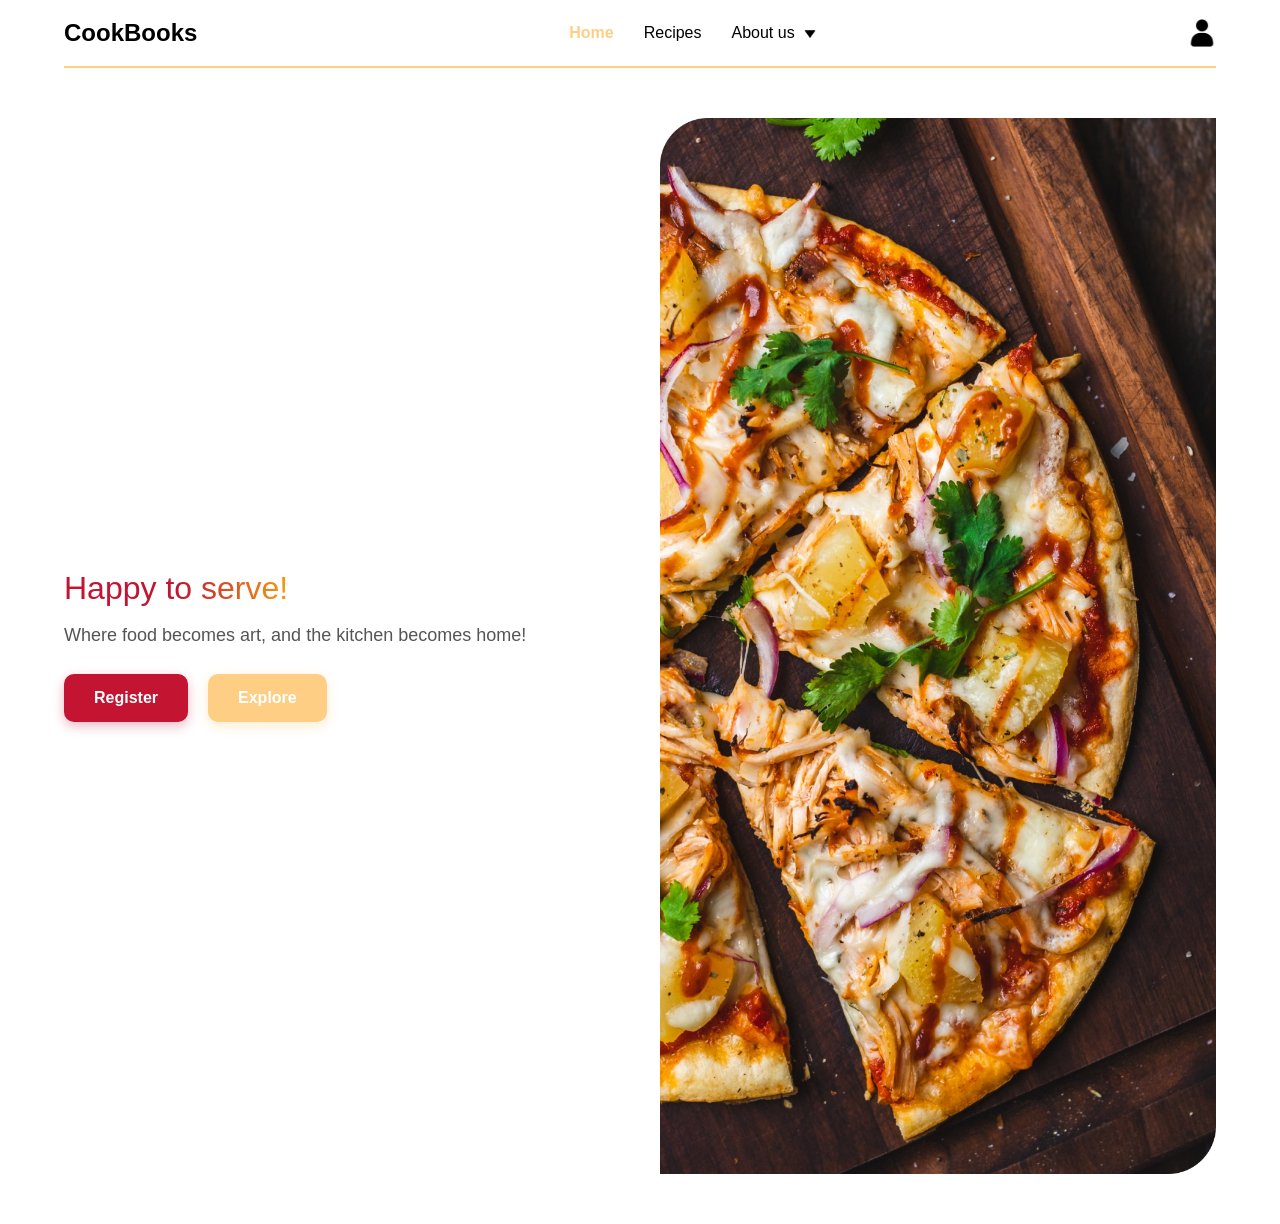
<file: index.html>
<!DOCTYPE html>
<html lang="en">
<head>
    <link href="https://cdn.jsdelivr.net/npm/bootstrap@5.2.3/dist/css/bootstrap.min.css" rel="stylesheet">
    
    <link rel="stylesheet" href="style/main.css">
    
    <meta charset="UTF-8">
    <meta name="viewport" content="width=device-width, initial-scale=1.0">
    <title>CookBooks</title>
</head>
<body class="body">

    <header class="header">
        <div class="container header__container">
            <a href="index.html" class="header__logo">CookBooks</a>

            <!-- Звичайне меню (на ПК в рядок, на телефоні виїжджає при натисканні на 3 полосочки) -->
            <nav class="main-nav">
                <a href="index.html" class="main-nav__link main-nav__link--active">Home</a>
                <a href="recipes.html" class="main-nav__link">Recipes</a>
                
                <div class="dropdown">
                    <a role="button" tabindex="0" class="main-nav__link">About us 
                        <span class="dropdown__arrow">
                            <img src="media/arrow-down.png" alt="Відкрити меню">
                        </span>
                    </a>
                    <div class="dropdown__menu">
                        <a href="about.html" class="dropdown__item">Про нас</a>
                        <a href="#contact" class="dropdown__item">Як зв'язатися</a>
                        <a href="#complaints" class="dropdown__item">Скарги</a>
                        <a href="memes.html" class="dropdown__item">Мемі</a>
                        <a href="#info" class="dropdown__item">Звідки я</a>
                    </div>
                </div>
            </nav>

            <!-- Правий кут: іконка профілю + картинка трьох полосочок -->
            <div class="header__actions">
                <a href="#" class="header__profile" aria-label="Profile" data-bs-toggle="modal" data-bs-target="#authModal">
                    <img src="media/profile-icon.png" alt="Profile Icon" class="header__profile-img">
                </a>

                <button type="button" class="burger-btn" aria-label="Відкрити меню">
                    <img src="media/menu-icon.png" alt="Меню" class="burger-btn__img">
                </button>
            </div>
        </div>
    </header>

    <section class="hero">
        <div class="container hero__container">

            <div class="hero__content">
                <h2 class="text-gradient">Happy to serve!</h2>
                <p class="hero__subtitle">Where food becomes art, and the kitchen becomes home!</p>

                <div class="hero__actions">
                    <a href="#" class="button button--primary" data-bs-toggle="modal" data-bs-target="#authModal">
                        Register
                    </a>
                    <a href="recipes.html" class="button button--secondary">Explore</a>
                </div>
            </div>
            <div class="hero__media">
                <img class="hero__image" src="media/pizza.png" alt="Delicious Pizza">
            </div>
        </div>
    </section>

        <!-- Модальне вікно Bootstrap -->
    <div class="modal fade" id="authModal" tabindex="-1" aria-labelledby="authModalLabel" aria-hidden="true">
    <div class="modal-dialog modal-dialog-centered">
        <div class="modal-content">
        
        <!-- Шапка вікна -->
        <div class="modal-header">
            <h5 class="modal-title" id="authModalLabel">Увійти / Зареєструватися</h5>
            <button type="button" class="btn-close" data-bs-dismiss="modal" aria-label="Close"></button>
        </div>
        
        <!-- Тіло вікна з формою -->
        <div class="modal-body">
            <form action="#" method="POST">
            <!-- Поле Email -->
            <div class="mb-3">
                <label for="userEmail" class="form-label">Email адреса</label>
                <input type="email" class="form-control" id="userEmail" placeholder="name@example.com" required>
            </div>
            
            <!-- Поле Пароль -->
            <div class="mb-4">
                <label for="userPassword" class="form-label">Пароль</label>
                <input type="password" class="form-control" id="userPassword" placeholder="Введіть пароль" required>
            </div>
            
            <!-- Кнопка відправки -->
            <button type="submit" class="btn btn-primary w-100">Підтвердити</button>
            </form>
        </div>
        
        </div>
    </div>
    </div>

    <script src="https://cdn.jsdelivr.net/npm/bootstrap@5.2.3/dist/js/bootstrap.bundle.min.js">
    </script>
</body>
</html>
</file>
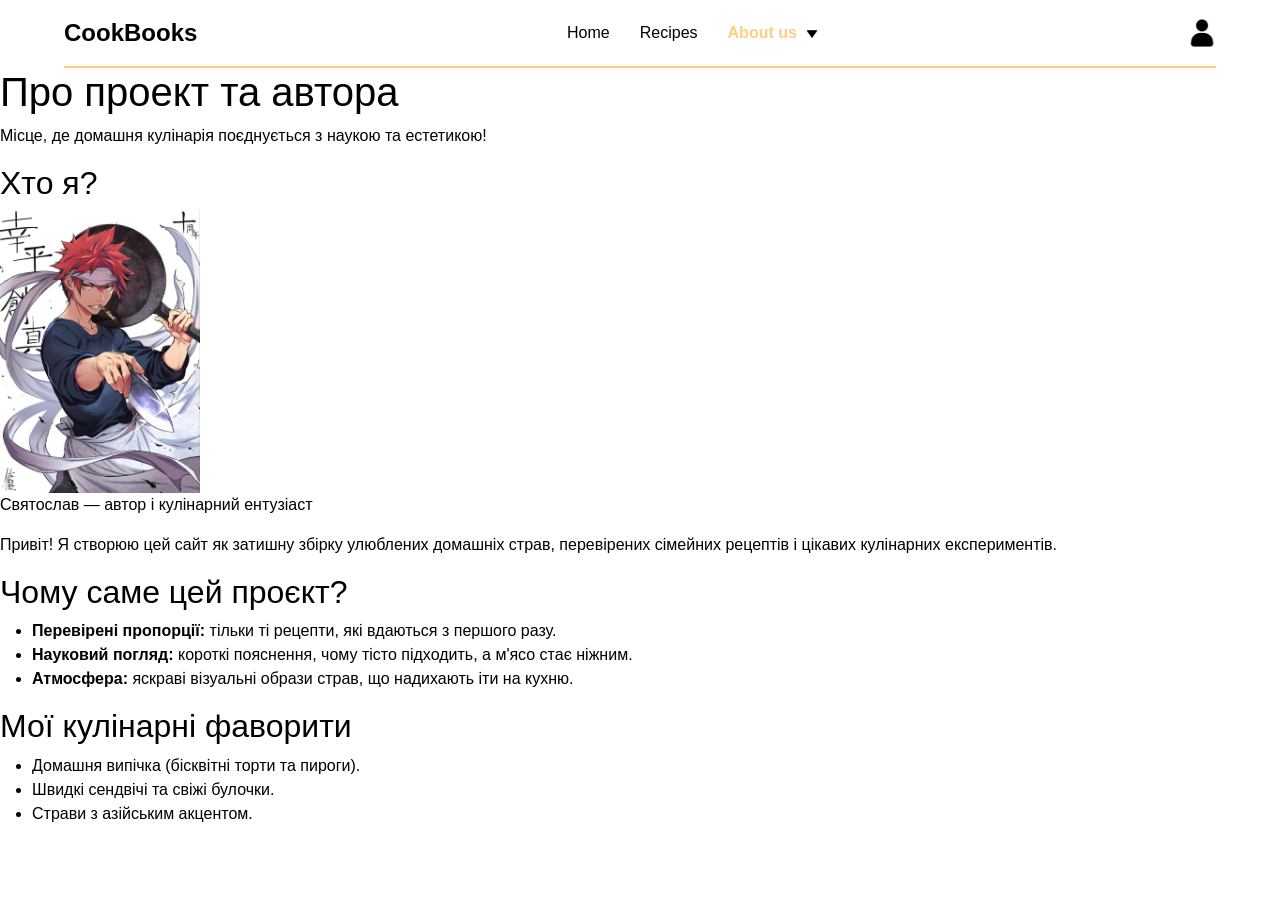
<file: about.html>
<!DOCTYPE html>
<html lang="en">
<head>
    <link href="https://cdn.jsdelivr.net/npm/bootstrap@5.2.3/dist/css/bootstrap.min.css" rel="stylesheet">
    <link rel="stylesheet" href="style/main.css">
    <meta charset="UTF-8">
    <meta name="viewport" content="width=device-width, initial-scale=1.0">
    <title>About Us — Cookbook</title>
</head>
<body class="body">
    
    <header class="header">
        <div class="container header__container">
            <a href="index.html" class="header__logo">CookBooks</a>

            <nav class="main-nav">
                <a href="index.html" class="main-nav__link">Home</a>
                <a href="recipes.html" class="main-nav__link">Recipes</a>
                
                <div class="dropdown">
                    <a role="button" tabindex="0" class="main-nav__link main-nav__link--active">About us 
                        <span class="dropdown__arrow">
                            <img src="media/arrow-down.png" alt="Відкрити меню">
                        </span>
                    </a>
                    <div class="dropdown__menu">
                        <a href="about.html" class="dropdown__item">Про нас</a>
                        <a href="#contact" class="dropdown__item">Як зв'язатися</a>
                        <a href="#complaints" class="dropdown__item">Скарги</a>
                        <a href="memes.html" class="dropdown__item">Мемі</a>
                        <a href="#info" class="dropdown__item">Звідки я</a>
                    </div>
                </div>
            </nav>

            <div class="header__actions">
                <a href="#" class="header__profile" aria-label="Profile" data-bs-toggle="modal" data-bs-target="#authModal">
                    <img src="media/profile-icon.png" alt="Profile Icon" class="header__profile-img">
                </a>

                <button type="button" class="burger-btn" aria-label="Відкрити меню">
                    <img src="media/menu-icon.png" alt="Меню" class="burger-btn__img">
                </button>
            </div>
        </div>
    </header>

    <header>
        <h1>Про проект та автора</h1>
        <p>Місце, де домашня кулінарія поєднується з наукою та естетикою!</p>
    </header>
    <section>
        <article>
            <h2>Хто я?</h2>
            <figure>
                <img src="media/Soma Yukihira.png" alt="Фото" width="200">
                <figcaption>
                  Святослав — автор і кулінарний ентузіаст
                </figcaption>

            </figure>
            <p>
                Привіт! Я створюю цей сайт як затишну збірку улюблених домашніх страв, 
                перевірених сімейних рецептів і цікавих кулінарних експериментів.
            </p>
        </article>
        <article>
            <h2>Чому саме цей проєкт?</h2>
            <ul>
                <li><strong>Перевірені пропорції:</strong> тільки ті рецепти, які вдаються з першого разу.</li>
                <li><strong>Науковий погляд:</strong> короткі пояснення, чому тісто підходить, а м'ясо стає ніжним.</li>
                <li><strong>Атмосфера:</strong> яскраві візуальні образи страв, що надихають іти на кухню.</li>
            </ul>
        </article>
        <article>
            <h2>Мої кулінарні фаворити</h2>
            <ul>
                <li>Домашня випічка (бісквітні торти та пироги).</li>
                <li>Швидкі сендвічі та свіжі булочки.</li>
                <li>Страви з азійським акцентом.</li>
            </ul>
        </article>
    </section>
</body>
</html>
</file>
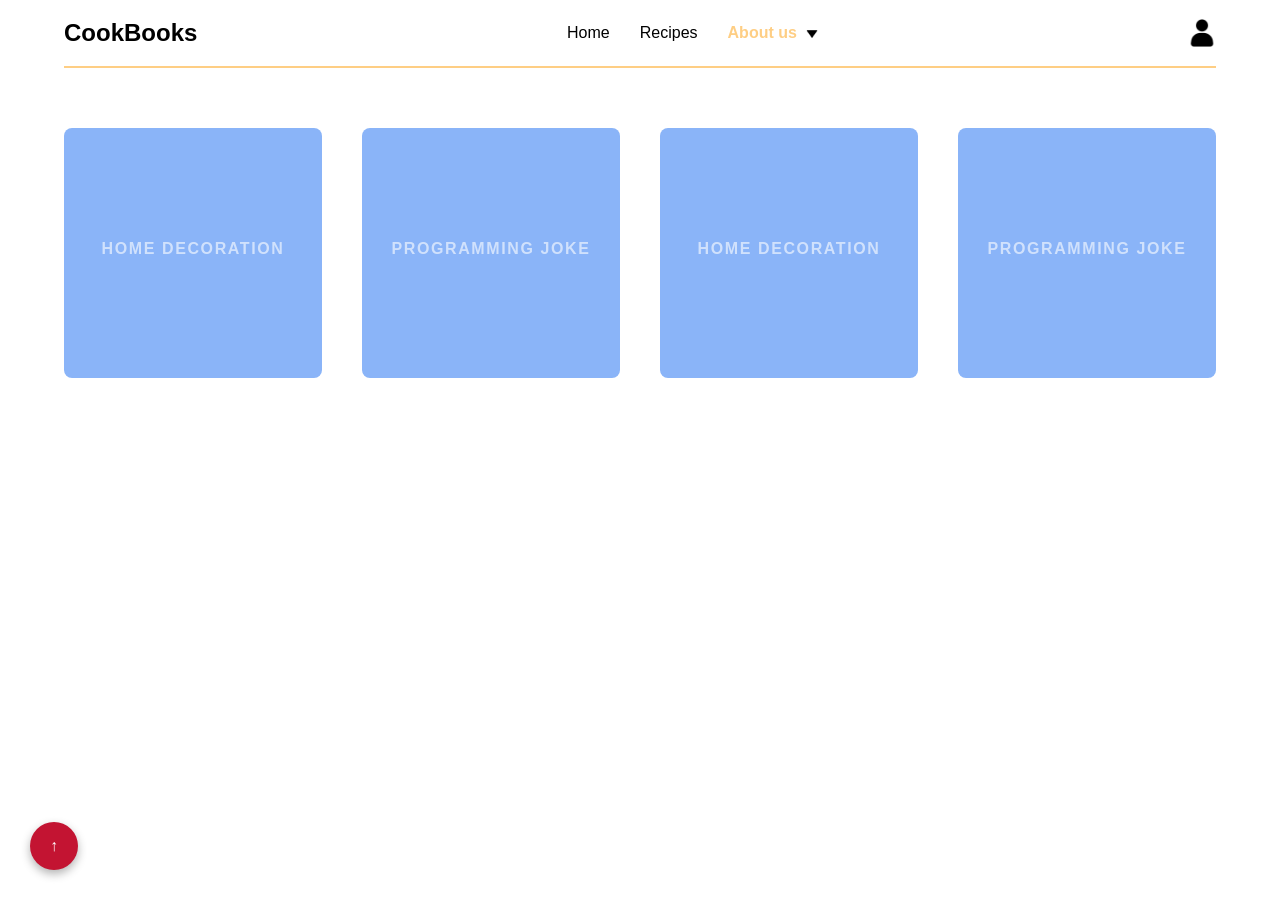
<file: memes.html>
<!DOCTYPE html>
<html lang="en">
<head>
    <link href="https://cdn.jsdelivr.net/npm/bootstrap@5.2.3/dist/css/bootstrap.min.css" rel="stylesheet">
    <link rel="stylesheet" href="style/main.css">
    <meta charset="UTF-8">
    <meta name="viewport" content="width=device-width, initial-scale=1.0">
    <title>CookBooks</title>
</head>
<body class="body" id="top">

    <header class="header">
        <div class="container header__container">
            <a href="index.html" class="header__logo">CookBooks</a>

            <nav class="main-nav">
                <a href="index.html" class="main-nav__link">Home</a>
                <a href="recipes.html" class="main-nav__link">Recipes</a>
                
                <div class="dropdown">
                    <a role="button" tabindex="0" class="main-nav__link main-nav__link--active">About us 
                        <span class="dropdown__arrow">
                            <img src="media/arrow-down.png" alt="Відкрити меню">
                        </span>
                    </a>
                    <div class="dropdown__menu">
                        <a href="about.html" class="dropdown__item">Про нас</a>
                        <a href="#contact" class="dropdown__item">Як зв'язатися</a>
                        <a href="#complaints" class="dropdown__item">Скарги</a>
                        <a href="memes.html" class="dropdown__item">Мемі</a>
                        <a href="#info" class="dropdown__item">Звідки я</a>
                    </div>
                </div>
            </nav>

            <div class="header__actions">
                <a href="#" class="header__profile" aria-label="Profile" data-bs-toggle="modal" data-bs-target="#authModal">
                    <img src="media/profile-icon.png" alt="Profile Icon" class="header__profile-img">
                </a>

                <button type="button" class="burger-btn" aria-label="Відкрити меню">
                    <img src="media/menu-icon.png" alt="Меню" class="burger-btn__img">
                </button>
            </div>
        </div>
    </header>
        <!-- Секція для мемів -->
    <section class="memes-section container">
        <div class="memes-grid">
            
            <!-- Картка №1 -->
            <article class="meme-card">
                <!-- Зображення, яке спочатку буде сховане -->
                <img src="media/mem1.png" alt="Meme 1" class="meme-card__image">
                
                <!-- Блок із текстом, який висить поверх картинки -->
                <div class="meme-card__overlay">
                    <h3 class="meme-card__title">HOME DECORATION</h3>
                </div>
            </article>

            <!-- Картка №2 -->
            <article class="meme-card">
                <img src="media/pig.jpg" alt="Meme 2" class="meme-card__image">
                <div class="meme-card__overlay">
                    <h3 class="meme-card__title">PROGRAMMING JOKE</h3>
                </div>
            </article>

            <!-- Картка №3 -->
            <article class="meme-card">
                <!-- Зображення, яке спочатку буде сховане -->
                <img src="media/mem3.jpg" alt="Meme 3" class="meme-card__image">
                
                <!-- Блок із текстом, який висить поверх картинки -->
                <div class="meme-card__overlay">
                    <h3 class="meme-card__title">HOME DECORATION</h3>
                </div>
            </article>

            <!-- Картка №4 -->
            <article class="meme-card">
                <img src="media/peppapig.jpg" alt="Meme 4" class="meme-card__image">
                <div class="meme-card__overlay">
                    <h3 class="meme-card__title">PROGRAMMING JOKE</h3>
                </div>
            </article>

        </div>
    </section>
    </header>
    <a href="#top" class="back-to-top">↑</a>
</body>
</html>
</file>
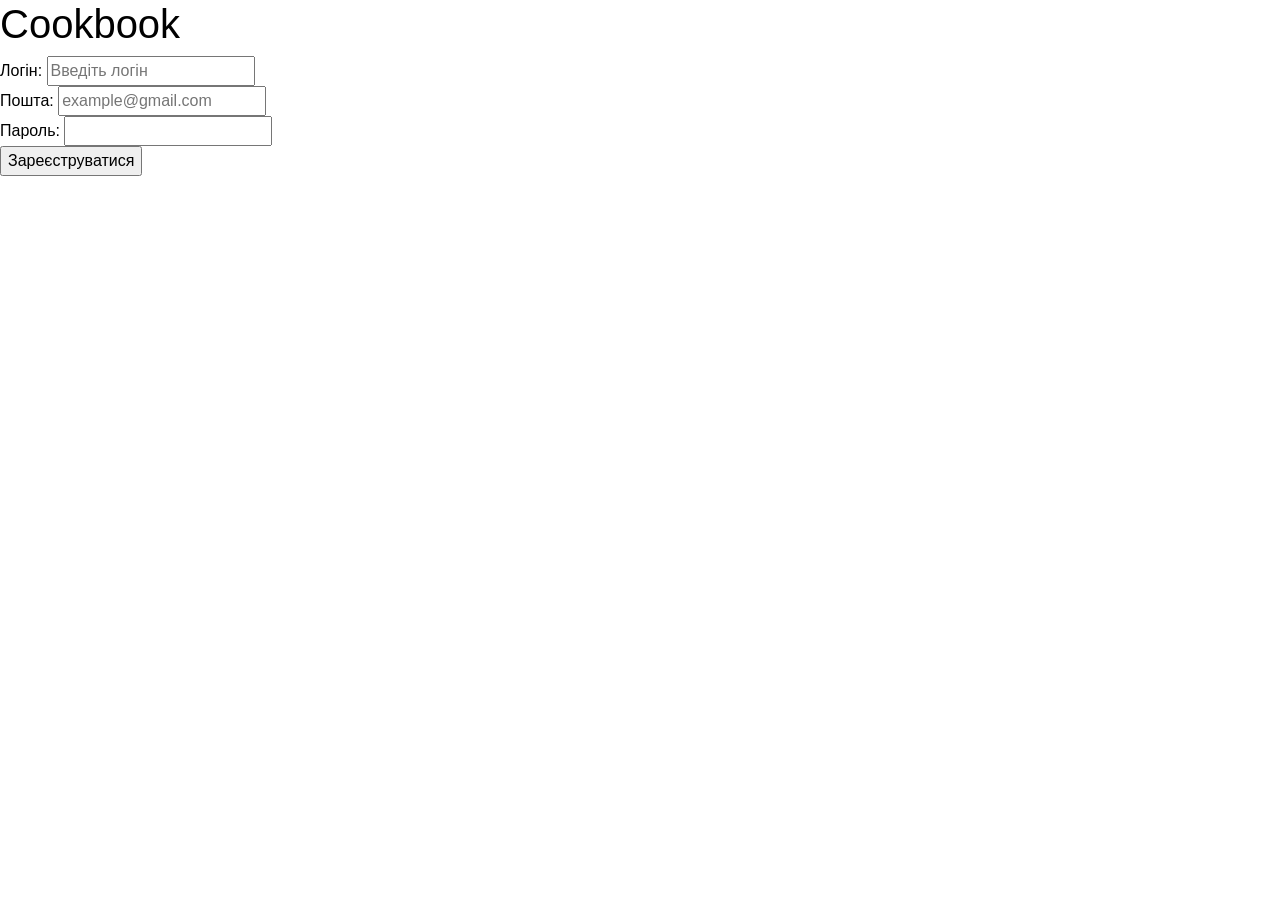
<file: register.html>
<!DOCTYPE html>
<html lang="en">
<head>
    <link href="https://cdn.jsdelivr.net/npm/bootstrap@5.2.3/dist/css/bootstrap.min.css" rel="stylesheet">
    <link rel="stylesheet" href="style/main.css">
    <meta charset="UTF-8">
    <meta name="viewport" content="width=device-width, initial-scale=1.0">
    <title>Document</title>
</head>
<body class="body">
    <header>
        <h1>Cookbook</h1>
    </header>

    <form actio="register.php" method="post">
        <div>
            <label for="username">Логін:</label>
            <input type="text" id="username" name="username"
             placeholder="Введіть логін" required>
        </div>
        <div>
            <label for="email">Пошта:</label>
            <input type="email" id="email" name="email"
            placeholder="example@gmail.com" required>
        </div>
        <div>
            <label for="password">Пароль:</label>
            <input type="password" id="password" name="password"
            minlength="6" required>
        </div>
        <input type="submit" value="Зареєструватися">
    </form>
</body>
</html>
</file>
<file: style/main.css>
@charset "UTF-8";
:root {
  --primary-color: #ffffff;
  --main-font: 'Inter' ,sans-serif;
  --back-color: #000000;
  --from-gradient: #C91937;
  --to-gradient: #FECE84;
}

html {
  scroll-behavior: smooth;
}

body {
  font-family: var(--main-font);
  background-color: var(--primary-color);
  color: var(--back-color);
}

.visually-hidden {
  position: absolute;
  width: 1px;
  height: 1px;
  padding: 0;
  margin: -1px;
  overflow: hidden;
  clip: rect(0, 0, 0, 0);
  border: 0;
}

a {
  text-decoration: none;
  color: var(--back-color);
}

/* * {
    border: 1px solid red !important;
} */
.container {
  max-width: 1200px;
  width: 90%;
  margin: 0 auto;
}

.header {
  width: 100%;
}

.header__container {
  display: flex;
  justify-content: space-between;
  align-items: center;
  padding: 15px 0;
  border-bottom: 2px solid var(--to-gradient);
}

.main-nav {
  /* margin-bottom: 40px;*/
  display: flex;
  gap: 30px;
}

.hero__container {
  display: flex;
  justify-content: space-between;
  align-items: center;
  gap: 40px;
  padding: 50px 0;
}

.hero__content {
  flex: 1;
}

.hero__media {
  flex: 1;
  display: flex;
  justify-content: flex-end;
}

.hero__actions {
  display: flex;
  gap: 20px;
  margin-top: 25px;
}

.container {
  max-width: 1200px;
  width: 90%;
  margin: 0 auto;
}

/* ==========================================================================
   СЕКЦІЯ РЕЦЕПТІВ ТА СІТКА (GRID)
   ========================================================================== */
.recipes-section {
  padding: 50px 0;
  /* padding — створює внутрішній простір у самій секції.
     50px — відступ зверху та знизу, щоб сітка не прилипала до банера над нею.
     0 — відступ зліва та справа (бо ширину тримає .container). */
}

.recipes-grid {
  display: grid;
  /* display: grid — каже браузеру: "Усі елементи всередині цього блоку тепер є частиною двовимірної сітки (таблиці)". */
  grid-template-columns: repeat(4, 1fr);
  /* grid-template-columns — налаштовує вертикальні стовпці нашої сітки.
     repeat(4, ...) — повторює шаблон 4 рази.
     1fr (fraction) — одна частка вільного простору. 
     Результат: 4 абсолютно рівні колонки, кожна займає по 25% ширини сітки. */
  gap: 40px;
  /* gap — автоматично створює порожні "коридори" між картками.
     30px — відстань між сусідніми картками як по горизонталі, так і по вертикалі. */
}

.memes-section {
  padding: 60px 0;
}

.memes-grid {
  display: grid;
  grid-template-columns: repeat(4, 1fr); /* 4 однакові колонки */
  gap: 40px; /* Відступ між картками */
}

@media (max-width: 992px) {
  .memes-grid {
    grid-template-columns: repeat(2, 1fr);
    gap: 30px;
  }
}
@media (max-width: 576px) {
  /* Перебудовуємо шапку, щоб вона не вилазила за межі екрана */
  .header {
    flex-direction: column;
    align-items: center;
    gap: 12px;
    padding: 15px 10px;
  }
  /* Зменшуємо відступи між пунктами меню (Home, Recipes, About us) */
  .header__nav, .nav__list { /* підстав свій клас списку посилань */
    gap: 15px;
    flex-wrap: wrap;
    justify-content: center;
  }
  /* Твоя сітка мемів в 1 колонку */
  .memes-grid {
    grid-template-columns: 1fr;
    gap: 20px;
  }
}
.header__actions {
  display: flex;
  align-items: center;
  gap: 15px;
}

.burger-btn {
  display: none;
  background: none;
  border: none;
  padding: 0;
  cursor: pointer;
}
.burger-btn__img {
  width: 28px;
  height: 28px;
  -o-object-fit: contain;
     object-fit: contain;
  transition: transform 0.2s ease;
}
.burger-btn:hover .burger-btn__img {
  transform: scale(1.1);
}

@media (max-width: 768px) {
  .header__container {
    position: relative;
  }
  .burger-btn {
    display: flex;
    align-items: center;
  }
  .main-nav {
    position: absolute;
    top: 100%;
    right: 0;
    width: 220px;
    background-color: #ffffff;
    flex-direction: column;
    align-items: stretch;
    gap: 0;
    box-shadow: 0 10px 25px rgba(0, 0, 0, 0.12);
    border-radius: 12px;
    z-index: 999;
    opacity: 0;
    visibility: hidden;
    transform: translateY(-10px);
    transition: opacity 0.3s ease, transform 0.3s ease, visibility 0.3s ease;
  }
  .main-nav__link {
    display: block;
    padding: 12px 20px;
    border-bottom: 1px solid #f5f5f5;
    cursor: pointer;
  }
  .header__container:has(.burger-btn:focus, .main-nav:focus-within) .main-nav {
    opacity: 1;
    visibility: visible;
    transform: translateY(0);
  }
  .main-nav .dropdown {
    display: block;
    width: 100%;
  }
  .main-nav .dropdown__menu {
    position: static;
    transform: none;
    box-shadow: none;
    background-color: #fafafa;
    border-radius: 0 0 12px 12px;
    padding: 5px 0;
    min-width: 100%;
  }
  .main-nav .dropdown__item {
    padding: 8px 30px;
    font-size: 13px;
  }
  .main-nav .dropdown:hover .dropdown__menu {
    display: none;
  }
  .main-nav .dropdown:hover .dropdown__arrow {
    transform: none;
  }
  .main-nav .dropdown:focus-within .dropdown__menu {
    display: block;
  }
  .main-nav .dropdown:focus-within .dropdown__arrow {
    transform: rotate(180deg);
  }
  .hero__container {
    flex-direction: column-reverse;
    text-align: center;
    padding: 25px 0;
    gap: 25px;
  }
  .hero__media {
    justify-content: center;
    width: 100%;
  }
  .hero__image {
    width: 100%;
    max-height: 260px;
    -o-object-fit: cover;
       object-fit: cover;
  }
  .hero__actions {
    justify-content: center;
  }
}
.header__logo {
  font-size: 24px;
  font-weight: 700;
  color: #000000;
  text-decoration: none;
}
.header__profile {
  display: flex;
  align-items: center;
  text-decoration: none;
  transition: transform 0.2s ease;
}
.header__profile:hover {
  transform: scale(1.1);
}
.header__profile-img {
  width: 28px;
  height: 28px;
  -o-object-fit: contain;
     object-fit: contain;
}

.main-nav__link {
  font-size: 16px;
  font-weight: 500;
  color: #000000;
  text-decoration: none;
  transition: color 0.2s ease;
}
.main-nav__link:hover {
  color: #c31432;
}
.main-nav__link--active {
  color: #fece84;
  font-weight: 600;
}

.dropdown {
  position: relative;
  display: inline-block;
}
.dropdown__arrow {
  display: inline-block;
  margin-left: 5px;
  transition: transform 0.2s ease;
}
.dropdown__arrow img {
  width: 12px;
  height: auto;
}
.dropdown__menu {
  display: none;
  position: absolute;
  top: 100%;
  left: 50%;
  transform: translateX(-50%);
  background-color: #ffffff;
  min-width: 160px;
  box-shadow: 0 8px 16px rgba(0, 0, 0, 0.1);
  border-radius: 8px;
  padding: 10px 0;
  z-index: 10;
}
.dropdown__item {
  display: block;
  padding: 10px 20px;
  color: #000000;
  text-decoration: none;
  font-size: 14px;
  transition: background-color 0.2s ease;
}
.dropdown__item:hover {
  background-color: #f5f5f5;
}
.dropdown:hover .dropdown__menu {
  display: block;
}
.dropdown:hover .dropdown__arrow {
  transform: rotate(180deg);
}

.hero__subtitle {
  font-size: 18px;
  color: #555555;
  margin-top: 15px;
  line-height: 1.5;
}
.hero__image {
  max-width: 100%;
  height: auto;
  border-radius: 25px 0;
}

.button {
  display: inline-block;
  padding: 12px 30px;
  border-radius: 10px;
  font-size: 16px;
  font-weight: 600;
  text-align: center;
  cursor: pointer;
  color: #ffffff !important;
  text-decoration: none !important;
  transition: transform 0.3s ease, box-shadow 0.3s ease;
}
.button:hover {
  transform: translateY(-2px);
}
.button--primary {
  background-color: #c31432;
  box-shadow: 0 4px 12px rgba(195, 20, 50, 0.3);
}
.button--secondary {
  background-color: #fece84;
  box-shadow: 0 4px 12px rgba(254, 206, 132, 0.4);
}

.hero-banner {
  margin-top: 40px;
  margin-bottom: 50px;
  padding: 80px 0;
  border-radius: 0;
  background-image: url("../media/banner-bg.png");
  background-size: cover;
  background-position: center;
}
.hero-banner__content {
  padding-left: 40px;
  max-width: 500px;
  display: flex;
  flex-direction: column;
  align-items: flex-start;
}
.hero-banner__content h2 {
  font-size: 32px;
  font-weight: 700;
  color: #000000;
  margin-bottom: 10px;
}
.hero-banner__content p {
  font-size: 14px;
  color: #333333;
  line-height: 1.5;
  margin-bottom: 20px;
}
.hero-banner__search {
  width: 100%;
  max-width: 280px;
  padding: 12px 20px 12px 42px;
  margin-top: 20px;
  border: none;
  border-radius: 0;
  outline: none;
  background-color: rgba(0, 0, 0, 0.44);
  background-image: url("../media/search-icon.png");
  background-repeat: no-repeat;
  background-position: 14px center;
  background-size: 16px;
  color: #ffffff;
  font-family: "Inter", sans-serif;
  font-size: 14px;
}
.hero-banner__search::-moz-placeholder {
  font-family: "Inter", sans-serif;
  font-weight: 300;
  font-size: 14px;
  letter-spacing: 0.15em;
  color: rgba(255, 255, 255, 0.5);
}
.hero-banner__search::placeholder {
  font-family: "Inter", sans-serif;
  font-weight: 300;
  font-size: 14px;
  letter-spacing: 0.15em;
  color: rgba(255, 255, 255, 0.5);
}

.recipe-card {
  background: linear-gradient(to bottom right, #c31432, #fece84);
  border-radius: 40px 0px;
  overflow: hidden;
  display: flex;
  flex-direction: column;
  cursor: pointer;
  transition: transform 0.3s ease, box-shadow 0.3s ease;
}
.recipe-card:hover {
  transform: translateY(-10px);
  box-shadow: 0 15px 25px rgba(0, 0, 0, 0.2);
}
.recipe-card__image {
  width: 100%;
  height: 280px;
  -o-object-fit: cover;
     object-fit: cover;
  padding-top: 40px;
}
.recipe-card__info {
  padding: 20px;
  display: flex;
  justify-content: space-between;
  align-items: center;
  flex-grow: 1;
}
.recipe-card__title {
  font-size: 16px;
  font-weight: 700;
  color: #000000;
  margin: 0;
}
.recipe-card__time {
  font-size: 14px;
  font-weight: 500;
  color: #000000;
}

.meme-card {
  position: relative;
  height: 250px;
  background-color: #8ab4f8;
  border-radius: 8px;
  overflow: hidden;
  cursor: pointer;
}
.meme-card__image {
  width: 100%;
  height: 100%;
  -o-object-fit: cover;
     object-fit: cover;
  opacity: 0;
  transition: opacity 0.4s ease;
}
.meme-card__overlay {
  position: absolute;
  top: 0;
  left: 0;
  width: 100%;
  height: 100%;
  opacity: 1;
  transition: opacity 0.4s ease;
  display: flex;
  justify-content: center;
  align-items: center;
}
.meme-card__title {
  color: rgba(255, 255, 255, 0.6);
  font-family: "Inter", sans-serif;
  font-size: 16px;
  font-weight: 600;
  letter-spacing: 0.1em;
  text-transform: uppercase;
}
.meme-card:hover .meme-card__image {
  opacity: 1;
}
.meme-card:hover .meme-card__overlay {
  opacity: 0;
}

.back-to-top {
  position: fixed;
  bottom: 30px;
  left: 30px;
  background-color: #c31432;
  color: #ffffff;
  padding: 12px 20px;
  border-radius: 30px;
  text-decoration: none;
  font-weight: bold;
  box-shadow: 0 4px 10px rgba(0, 0, 0, 0.3);
  transition: transform 0.2s ease, background-color 0.2s ease;
  z-index: 100;
}
.back-to-top:hover {
  transform: translateY(-5px);
  background-color: #fece84;
}

.text-gradient {
  width: -moz-fit-content;
  width: fit-content;
  background: linear-gradient(to right, #c31432 0%, #c31432 50%, #f39c12 100%);
  -webkit-background-clip: text;
  background-clip: text;
  color: transparent;
}/*# sourceMappingURL=main.css.map */
</file>
